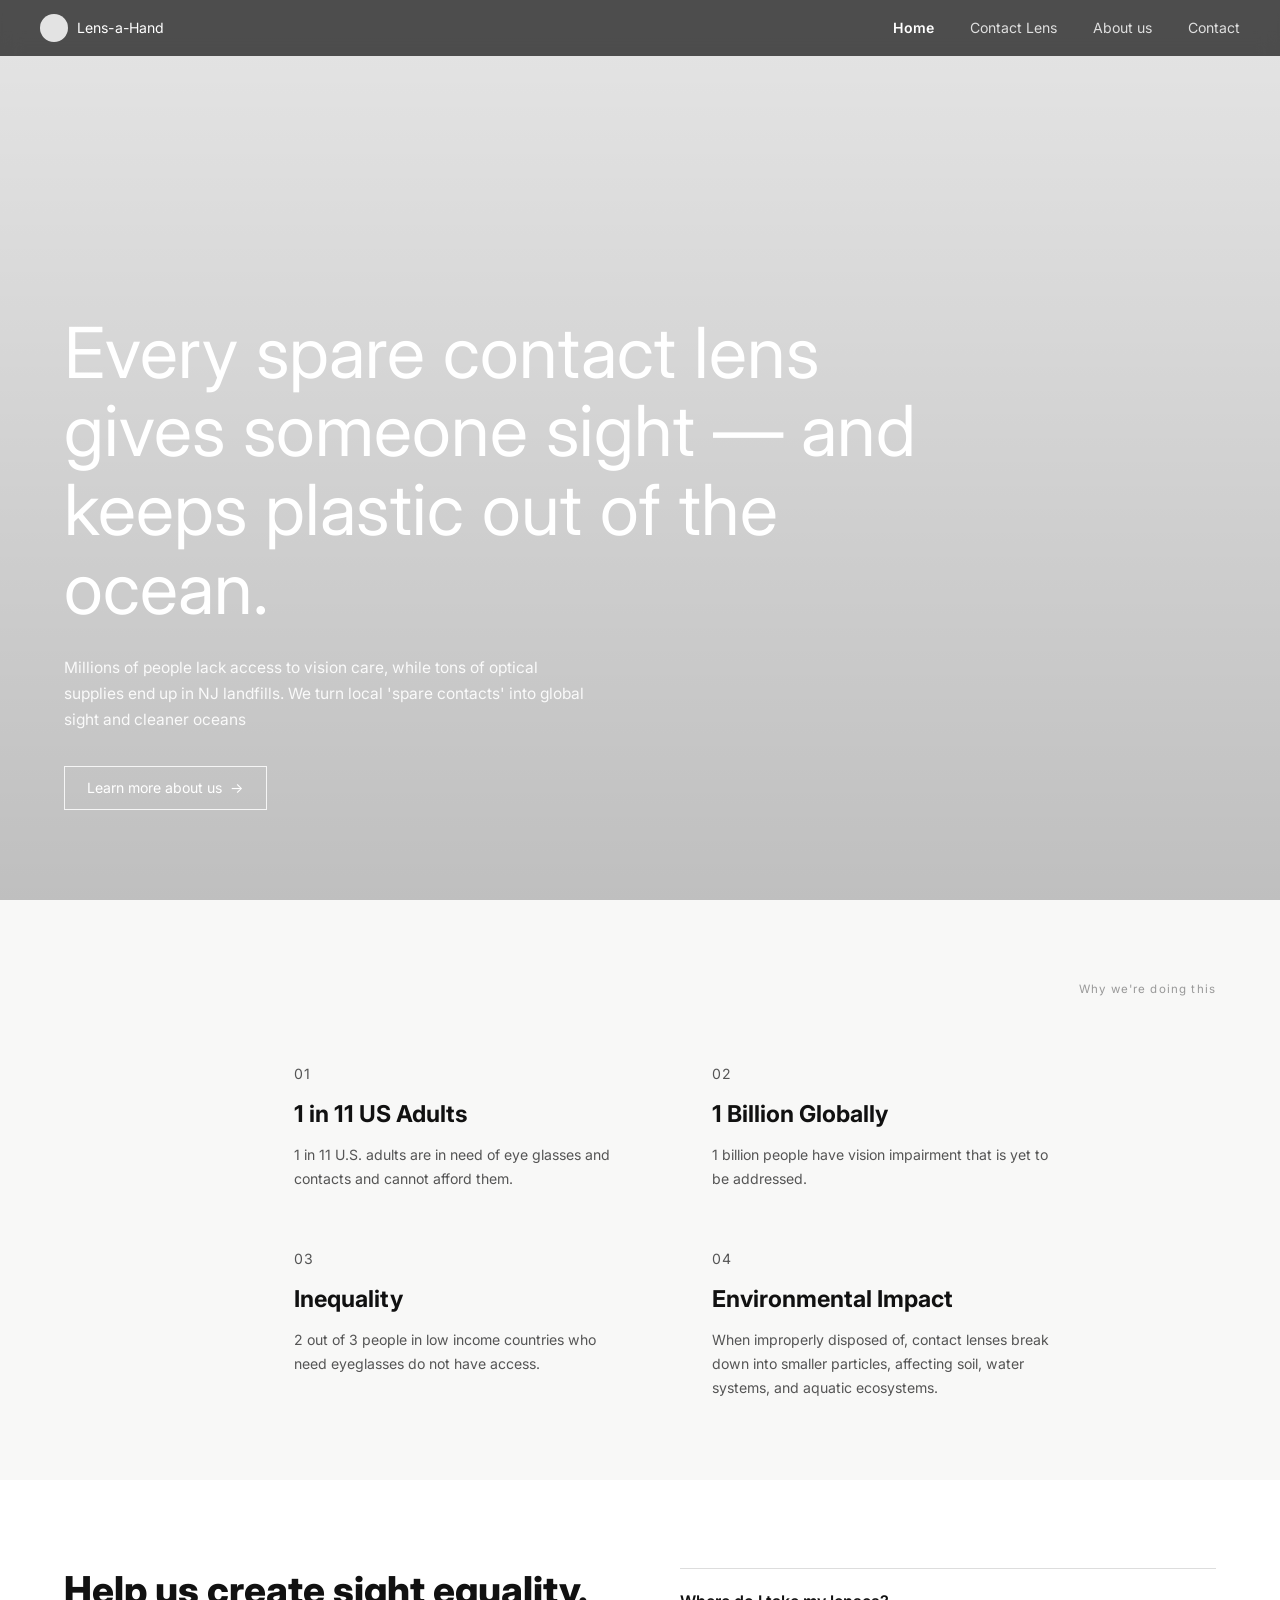
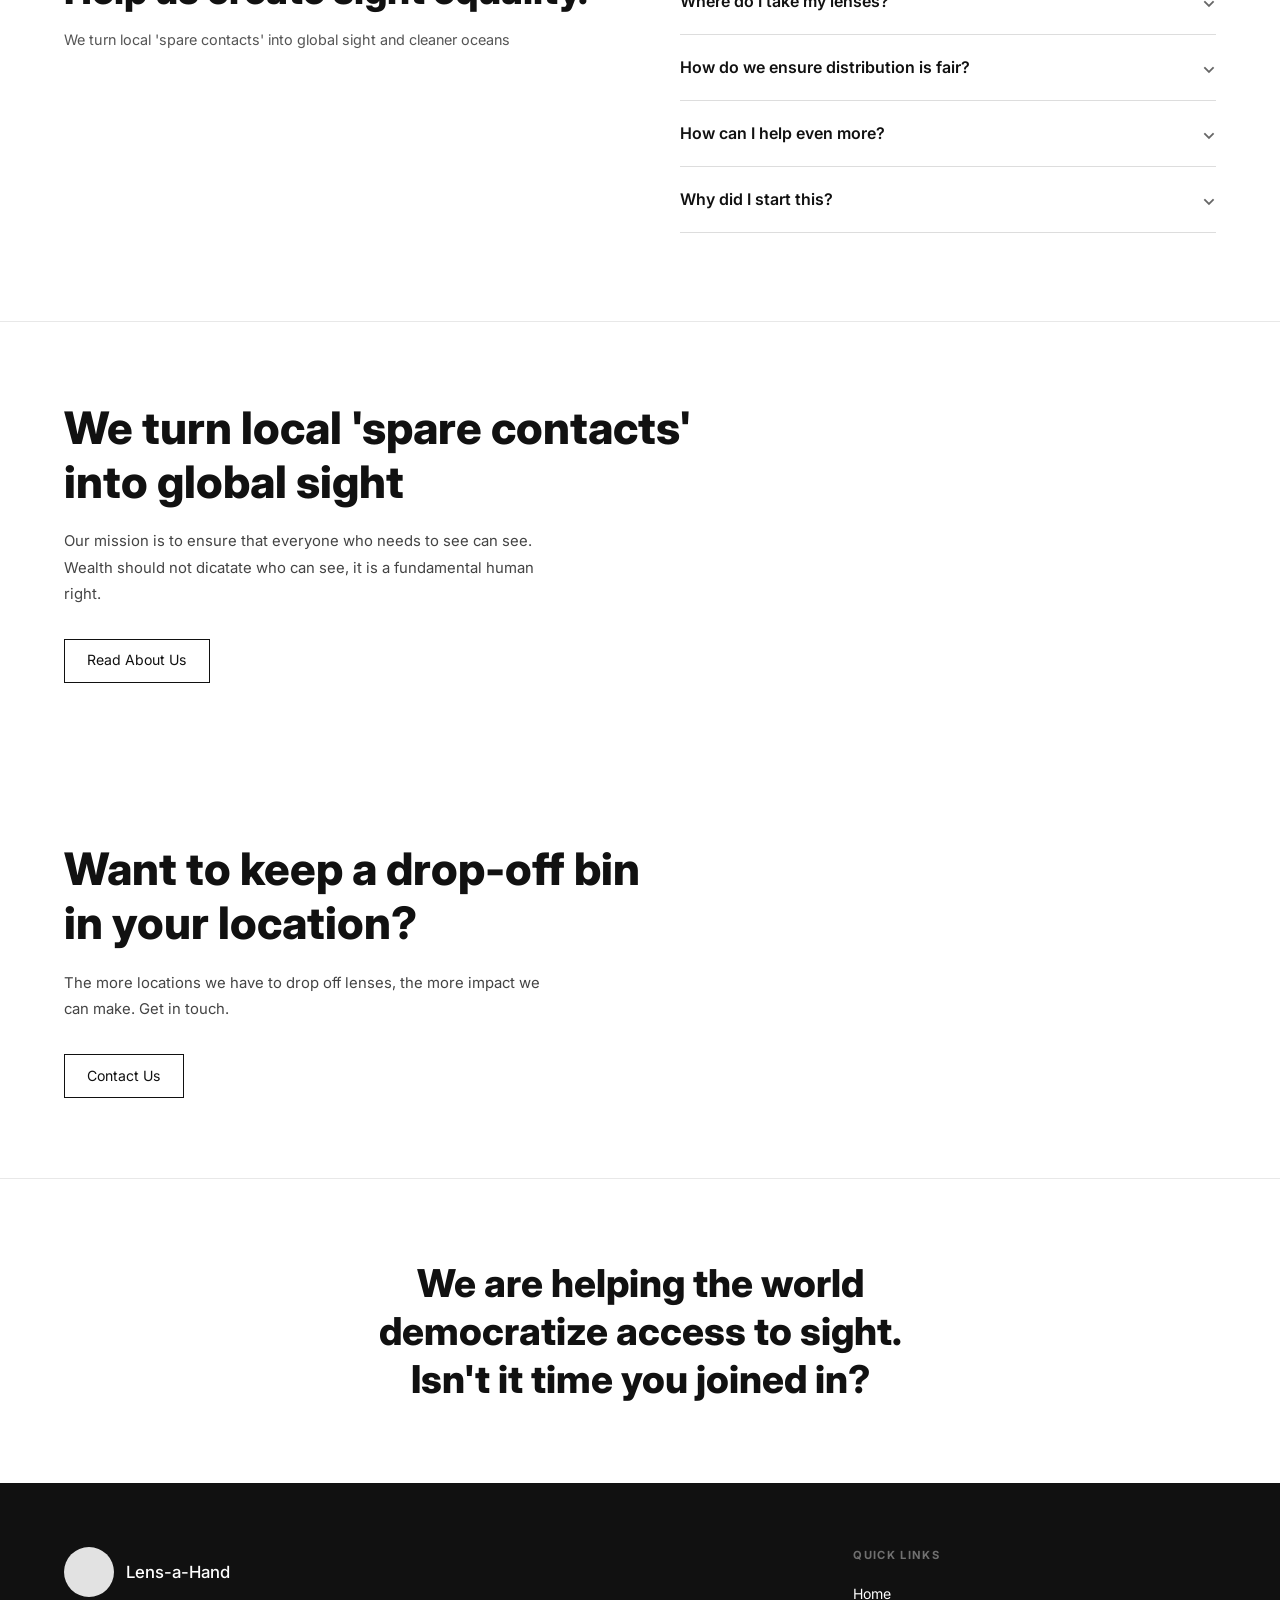
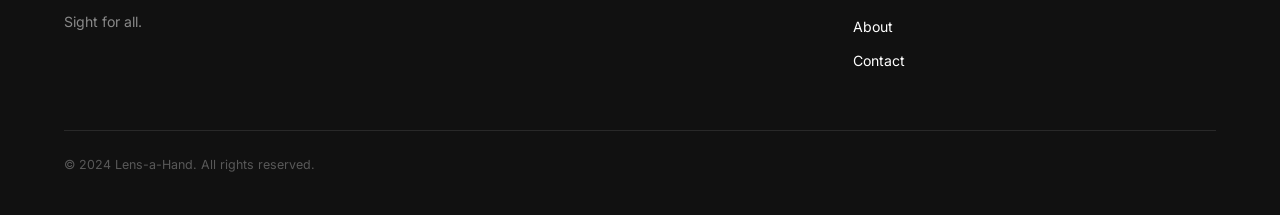
<file: index.html>
<!DOCTYPE html>
<html lang="en">
<head>
  <meta charset="UTF-8">
  <meta name="viewport" content="width=device-width, initial-scale=1.0">
  <title>Home — Lens-a-Hand</title>
  <link rel="stylesheet" href="style.css">
</head>
<body>

  <!-- NAV -->
  <nav>
    <a class="nav-logo" href="index.html">
      <span class="nav-logo-circle"></span>
      Lens-a-Hand
    </a>
    <ul class="nav-links">
      <li><a href="index.html" class="active">Home</a></li>
      <li><a href="contact-lens.html">Contact Lens</a></li>
      <li><a href="about-us.html">About us</a></li>
      <li><a href="contact.html">Contact</a></li>
    </ul>
  </nav>

  <!-- HERO -->
  <section class="hero">
    <div class="hero-content">
      <h1>Every spare contact lens gives someone sight&nbsp;— and keeps plastic out of the ocean.</h1>
      <p>Millions of people lack access to vision care, while tons of optical supplies end up in NJ landfills. We turn local 'spare contacts' into global sight and cleaner oceans</p>
      <a class="btn btn-white" href="about-us.html">Learn more about us &nbsp;→</a>
    </div>
  </section>

  <!-- STATS -->
  <section class="stats-section">
    <p class="stats-header">Why we're doing this</p>
    <div class="stats-grid">

      <div class="stat-item">
        <p class="stat-num">01</p>
        <h3>1 in 11 US Adults</h3>
        <p>1 in 11 U.S. adults are in need of eye glasses and contacts and cannot afford them.</p>
      </div>

      <div class="stat-item">
        <p class="stat-num">02</p>
        <h3>1 Billion Globally</h3>
        <p>1 billion people have vision impairment that is yet to be addressed.</p>
      </div>

      <div class="stat-item">
        <p class="stat-num">03</p>
        <h3>Inequality</h3>
        <p>2 out of 3 people in low income countries who need eyeglasses do not have access.</p>
      </div>

      <div class="stat-item">
        <p class="stat-num">04</p>
        <h3>Environmental Impact</h3>
        <p>When improperly disposed of, contact lenses break down into smaller particles, affecting soil, water systems, and aquatic ecosystems.</p>
      </div>

    </div>
  </section>

  <!-- FAQ / HELP SECTION -->
  <section class="faq-section">
    <div class="faq-wrapper">

      <div class="faq-intro">
        <h2>Help us create sight equality.</h2>
        <p>We turn local 'spare contacts' into global sight and cleaner oceans</p>
      </div>

      <div class="faq-list">

        <details>
          <summary>Where do I take my lenses?</summary>
          <div class="faq-answer">
            We have a drop box at Millburn High School, outside the main entrance. 462 Millburn Ave, Millburn, NJ 07041.
          </div>
        </details>

        <details>
          <summary>How do we ensure distribution is fair?</summary>
          <div class="faq-answer">
            We work with Bausch + Lomb, they handle distribution, we handle collection in NJ. <a href="contact-lens.html">Learn more.</a>
          </div>
        </details>

        <details>
          <summary>How can I help even more?</summary>
          <div class="faq-answer">
            We can always do with more collections, and more people leading collections, <a href="contact.html">get in touch!</a>
          </div>
        </details>

        <details>
          <summary>Why did I start this?</summary>
          <div class="faq-answer">
            It seems so unfair that a large portion of the global and US population doesnt have access to clear sight when the technology has been around for over 100 years. We're here to help as much as possible.
          </div>
        </details>

      </div>
    </div>
  </section>

  <!-- MISSION -->
  <section class="mission-section">
    <h2>We turn local 'spare contacts'<br>into global sight</h2>
    <p>Our mission is to ensure that everyone who needs to see can see. Wealth should not dicatate who can see, it is a fundamental human right.</p>
    <a class="btn btn-black" href="about-us.html">Read About Us</a>
  </section>

  <!-- DROP-OFF -->
  <section class="dropoff-section">
    <h2>Want to keep a drop-off bin<br>in your location?</h2>
    <p>The more locations we have to drop off lenses, the more impact we can make. Get in touch.</p>
    <a class="btn btn-black" href="contact.html">Contact Us</a>
  </section>

  <!-- CTA BANNER -->
  <div class="cta-banner">
    <h2>We are helping the world democratize access to sight.<br>Isn't it time you joined in?</h2>
  </div>

  <!-- FOOTER -->
  <footer>
    <div class="footer-top">
      <div class="footer-brand">
        <div class="footer-logo">
          <span class="footer-logo-circle"></span>
          <span>Lens-a-Hand</span>
        </div>
        <p class="footer-tagline">Sight for all.</p>
      </div>
      <div></div>
      <div class="footer-nav-col">
        <h4>Quick links</h4>
        <ul>
          <li><a href="index.html">Home</a></li>
          <li><a href="about-us.html">About</a></li>
          <li><a href="contact.html">Contact</a></li>
        </ul>
      </div>
    </div>
    <div class="footer-bottom">
      &copy; 2024 Lens-a-Hand. All rights reserved.
    </div>
  </footer>

</body>
</html>
</file>
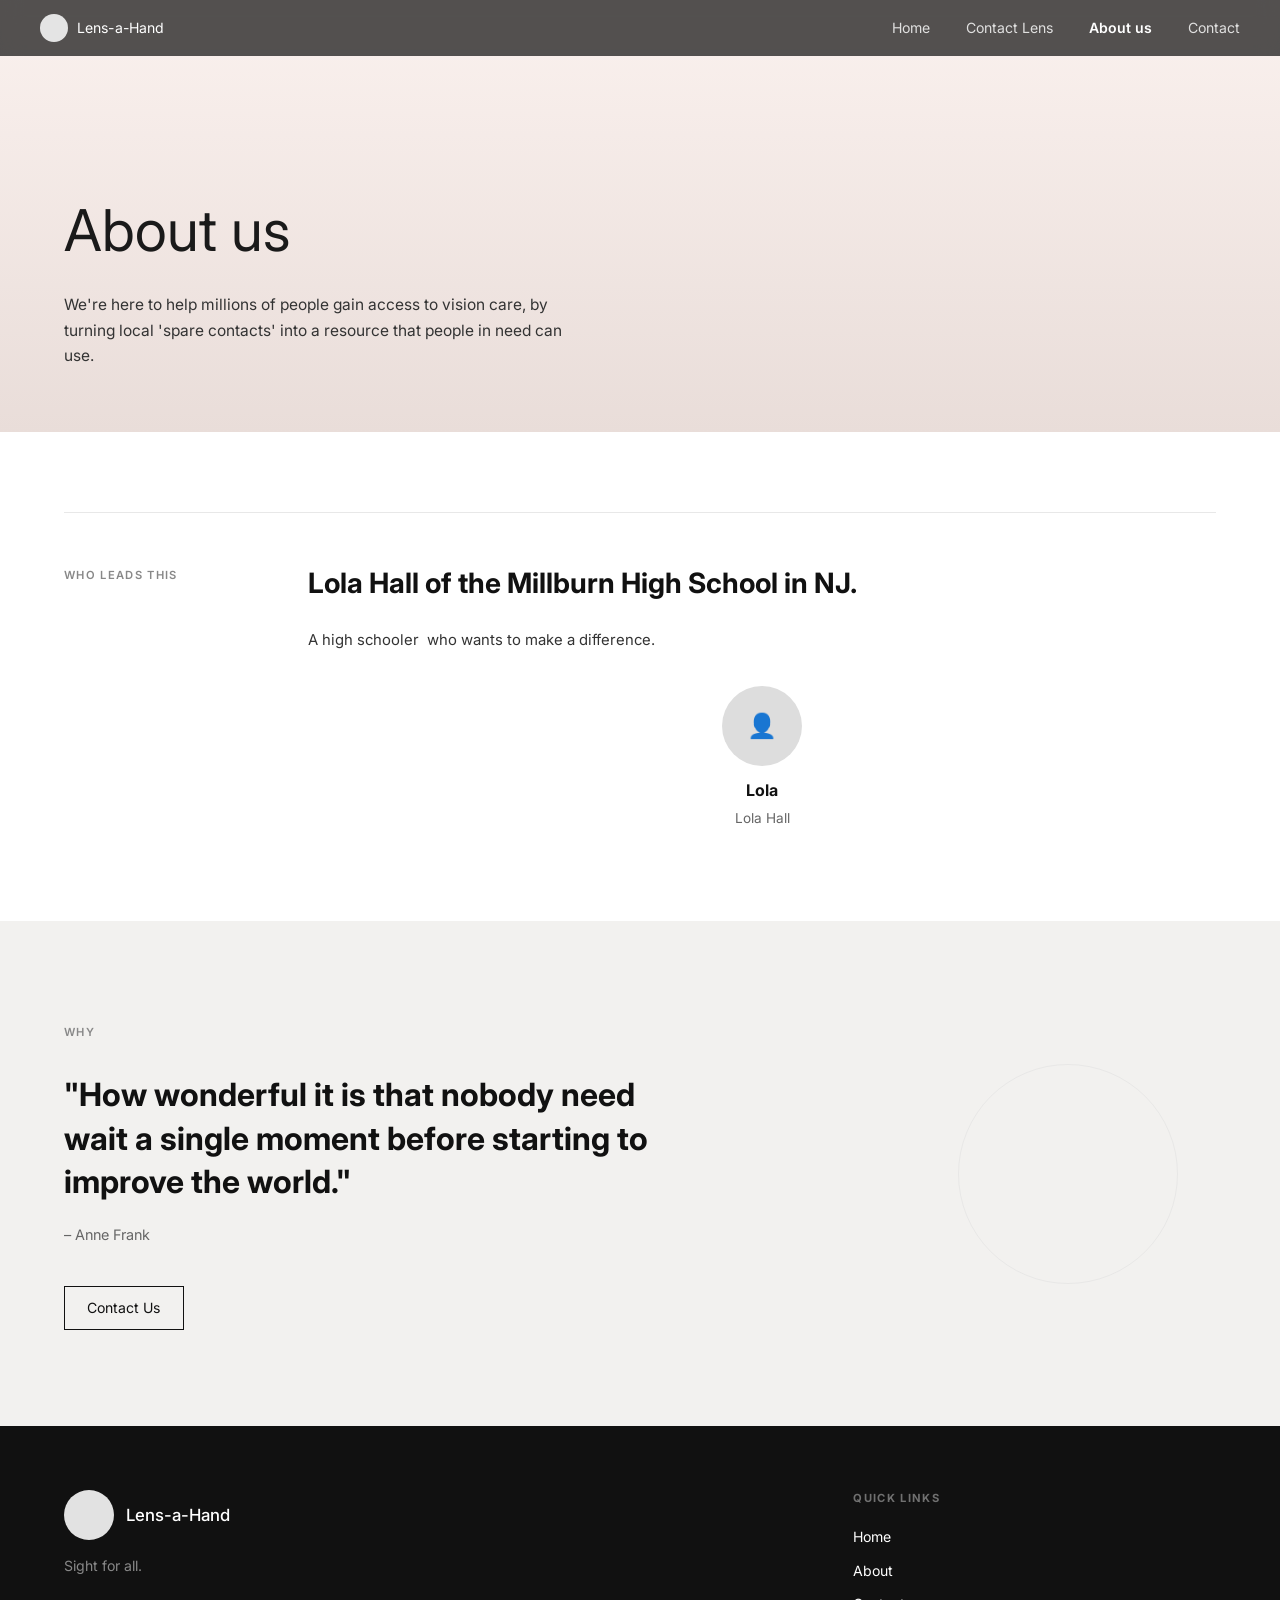
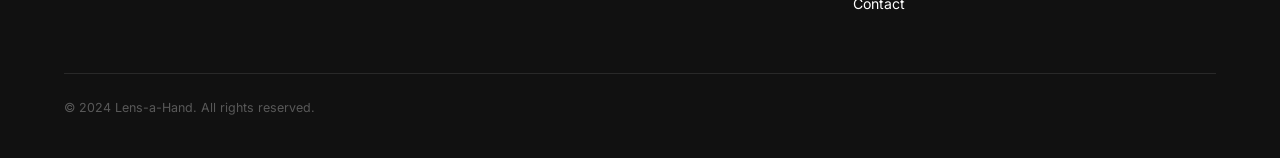
<file: about-us.html>
<!DOCTYPE html>
<html lang="en">
<head>
  <meta charset="UTF-8">
  <meta name="viewport" content="width=device-width, initial-scale=1.0">
  <title>About us — Lens-a-Hand</title>
  <link rel="stylesheet" href="style.css">
</head>
<body>

  <!-- NAV -->
  <nav>
    <a class="nav-logo" href="index.html">
      <span class="nav-logo-circle"></span>
      Lens-a-Hand
    </a>
    <ul class="nav-links">
      <li><a href="index.html">Home</a></li>
      <li><a href="contact-lens.html">Contact Lens</a></li>
      <li><a href="about-us.html" class="active">About us</a></li>
      <li><a href="contact.html">Contact</a></li>
    </ul>
  </nav>

  <!-- HERO -->
  <div class="page-hero">
    <div class="page-hero-content">
      <h1>About us</h1>
      <p>We're here to help millions of people gain access to vision care, by turning local 'spare contacts' into a resource that people in need can use.</p>
    </div>
  </div>

  <!-- WHO LEADS THIS -->
  <section class="content-section">
    <div class="content-inner">
      <span class="section-label">Who leads this</span>
      <div class="content-body">
        <h2>Lola Hall of the Millburn High School in NJ.</h2>
        <p>A high schooler&nbsp; who wants to make a difference.</p>
        <div class="team-card">
          <div class="team-avatar">&#128100;</div>
          <h4>Lola</h4>
          <p>Lola Hall</p>
        </div>
      </div>
    </div>
  </section>

  <!-- WHY / QUOTE -->
  <section class="quote-section">
    <span class="quote-bg-icon"></span>
    <div style="position:relative; z-index:1;">
      <p class="section-label" style="margin-bottom:2rem;">Why</p>
      <blockquote>
        "How wonderful it is that nobody need wait a single moment before starting to improve the world."
      </blockquote>
      <cite>– Anne Frank</cite>
      <a class="btn btn-black" href="contact.html">Contact Us</a>
    </div>
  </section>

  <!-- FOOTER -->
  <footer>
    <div class="footer-top">
      <div class="footer-brand">
        <div class="footer-logo">
          <span class="footer-logo-circle"></span>
          <span>Lens-a-Hand</span>
        </div>
        <p class="footer-tagline">Sight for all.</p>
      </div>
      <div></div>
      <div class="footer-nav-col">
        <h4>Quick links</h4>
        <ul>
          <li><a href="index.html">Home</a></li>
          <li><a href="about-us.html">About</a></li>
          <li><a href="contact.html">Contact</a></li>
        </ul>
      </div>
    </div>
    <div class="footer-bottom">
      &copy; 2024 Lens-a-Hand. All rights reserved.
    </div>
  </footer>

</body>
</html>
</file>
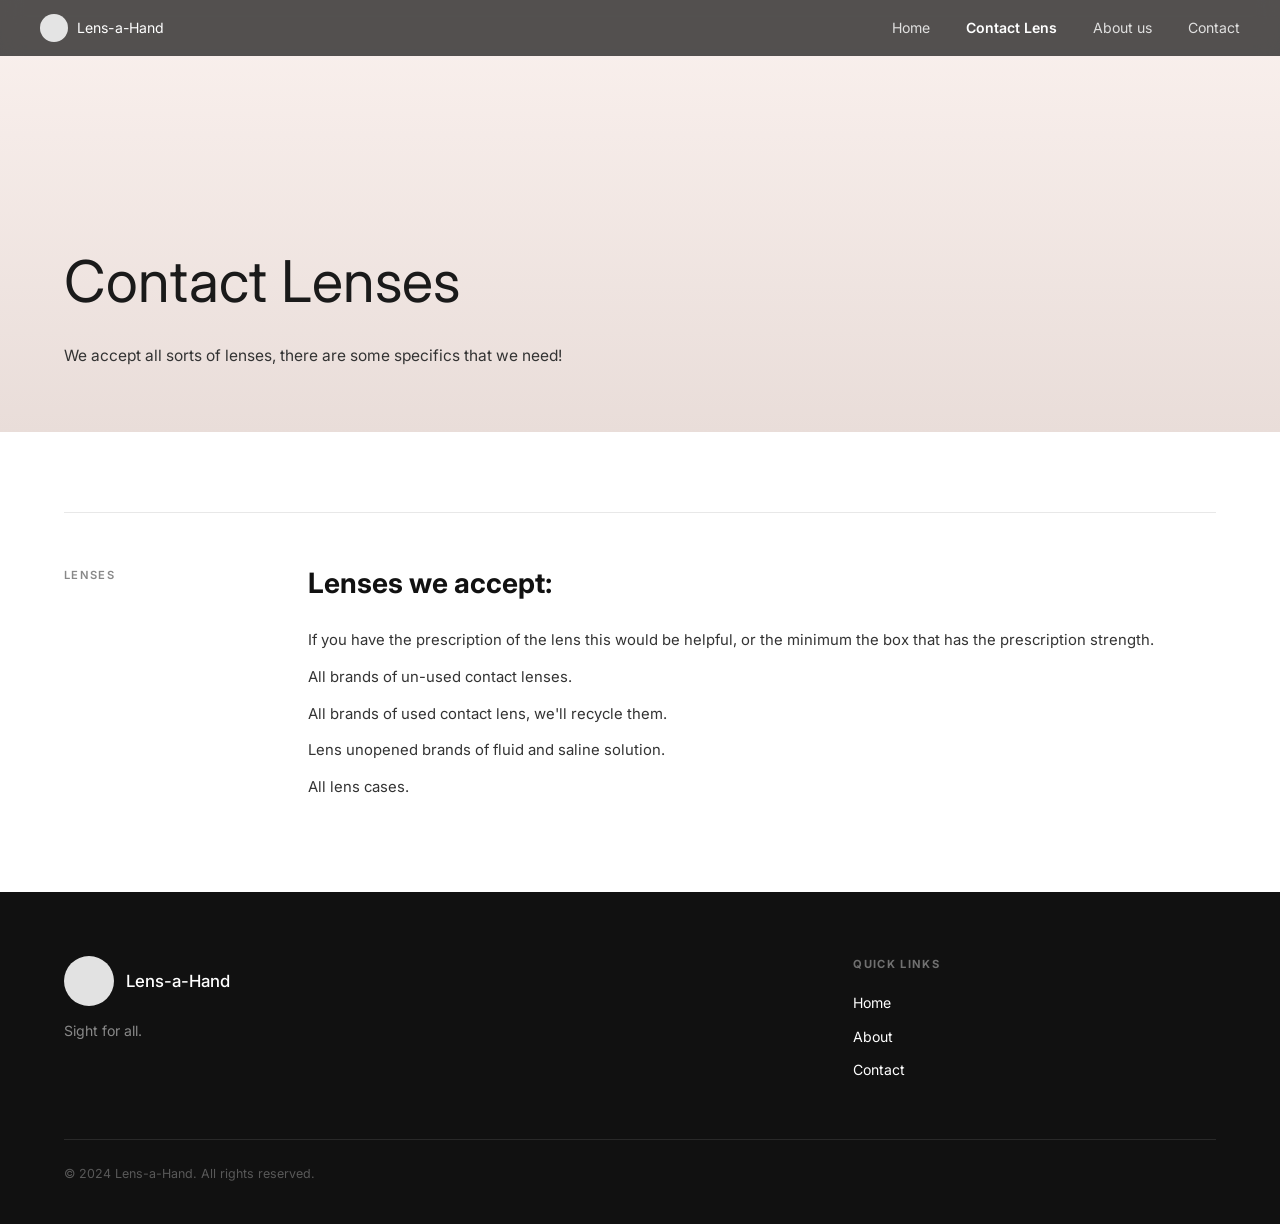
<file: contact-lens.html>
<!DOCTYPE html>
<html lang="en">
<head>
  <meta charset="UTF-8">
  <meta name="viewport" content="width=device-width, initial-scale=1.0">
  <title>Contact Lens — Lens-a-Hand</title>
  <link rel="stylesheet" href="style.css">
</head>
<body>

  <!-- NAV -->
  <nav>
    <a class="nav-logo" href="index.html">
      <span class="nav-logo-circle"></span>
      Lens-a-Hand
    </a>
    <ul class="nav-links">
      <li><a href="index.html">Home</a></li>
      <li><a href="contact-lens.html" class="active">Contact Lens</a></li>
      <li><a href="about-us.html">About us</a></li>
      <li><a href="contact.html">Contact</a></li>
    </ul>
  </nav>

  <!-- HERO -->
  <div class="page-hero">
    <div class="page-hero-content">
      <h1>Contact Lenses</h1>
      <p>We accept all sorts of lenses, there are some specifics that we need!</p>
    </div>
  </div>

  <!-- LENSES WE ACCEPT -->
  <section class="content-section">
    <div class="content-inner">
      <span class="section-label">Lenses</span>
      <div class="content-body">
        <h2>Lenses we accept:</h2>
        <p>If you have the prescription of the lens this would be helpful, or the minimum the box that has the prescription strength.</p>
        <p>All brands of un-used contact lenses.</p>
        <p>All brands of used contact lens, we'll recycle them.</p>
        <p>Lens unopened brands of fluid and saline solution.</p>
        <p>All lens cases.</p>
      </div>
    </div>
  </section>

  <!-- FOOTER -->
  <footer>
    <div class="footer-top">
      <div class="footer-brand">
        <div class="footer-logo">
          <span class="footer-logo-circle"></span>
          <span>Lens-a-Hand</span>
        </div>
        <p class="footer-tagline">Sight for all.</p>
      </div>
      <div></div>
      <div class="footer-nav-col">
        <h4>Quick links</h4>
        <ul>
          <li><a href="index.html">Home</a></li>
          <li><a href="about-us.html">About</a></li>
          <li><a href="contact.html">Contact</a></li>
        </ul>
      </div>
    </div>
    <div class="footer-bottom">
      &copy; 2024 Lens-a-Hand. All rights reserved.
    </div>
  </footer>

</body>
</html>
</file>
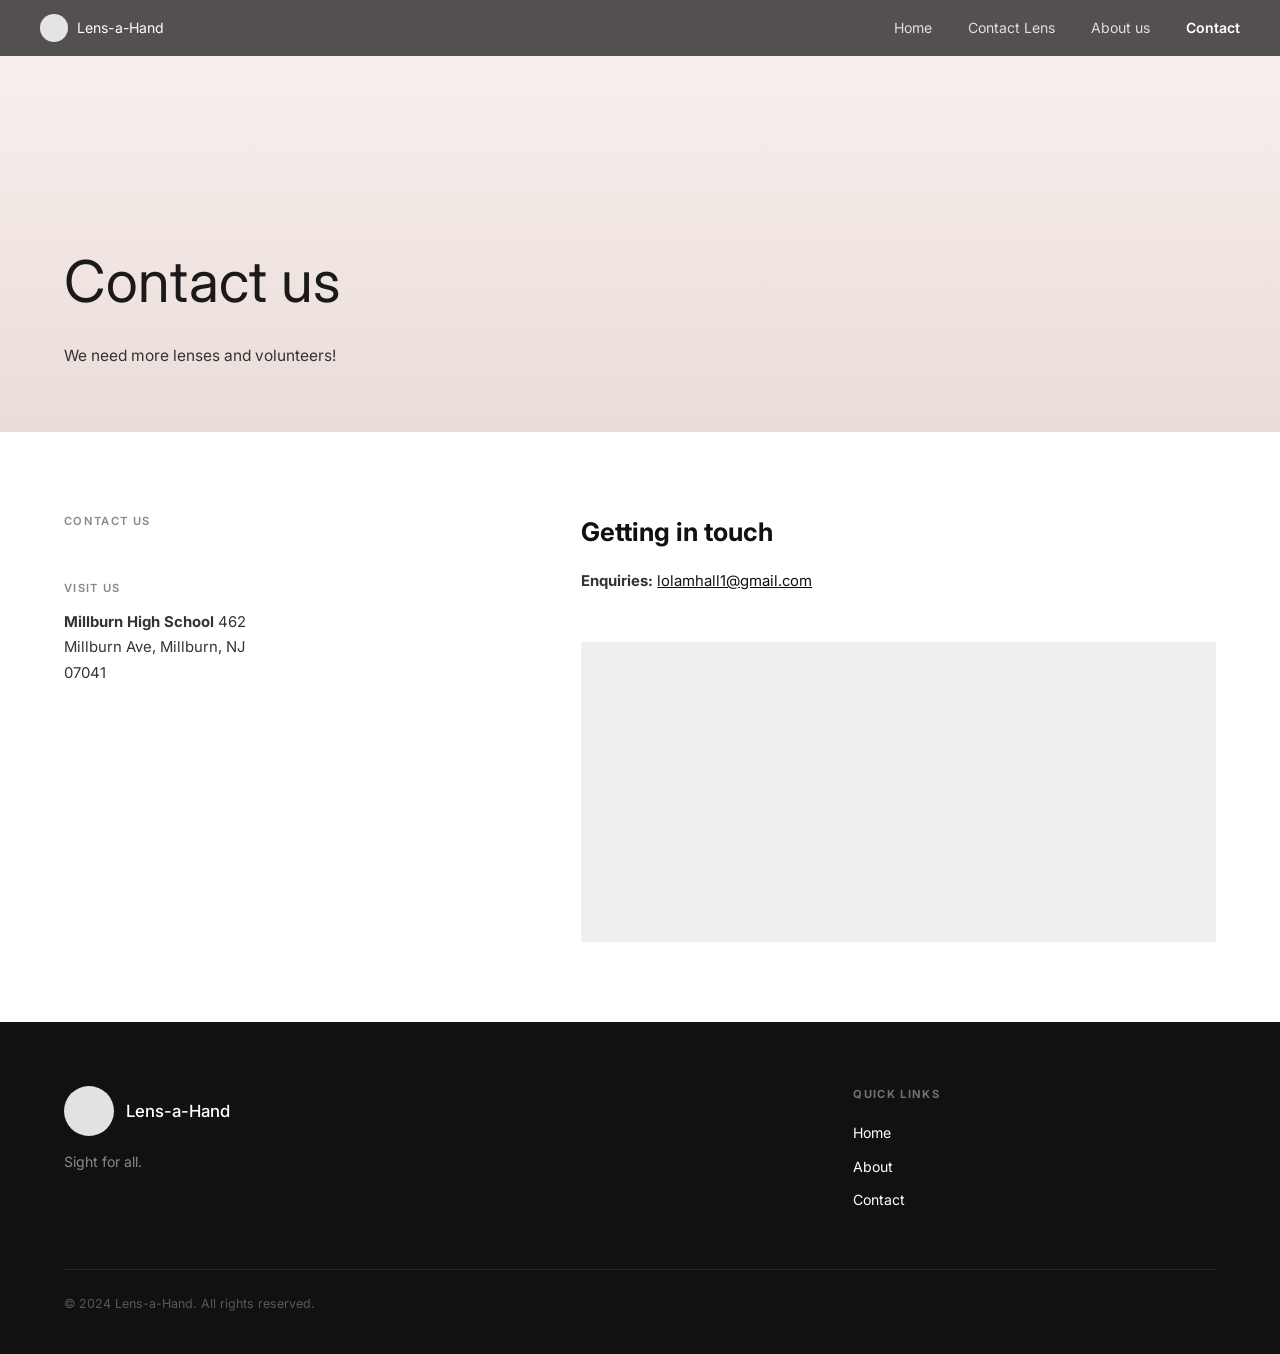
<file: contact.html>
<!DOCTYPE html>
<html lang="en">
<head>
  <meta charset="UTF-8">
  <meta name="viewport" content="width=device-width, initial-scale=1.0">
  <title>Contact — Lens-a-Hand</title>
  <link rel="stylesheet" href="style.css">
</head>
<body>

  <!-- NAV -->
  <nav>
    <a class="nav-logo" href="index.html">
      <span class="nav-logo-circle"></span>
      Lens-a-Hand
    </a>
    <ul class="nav-links">
      <li><a href="index.html">Home</a></li>
      <li><a href="contact-lens.html">Contact Lens</a></li>
      <li><a href="about-us.html">About us</a></li>
      <li><a href="contact.html" class="active">Contact</a></li>
    </ul>
  </nav>

  <!-- HERO -->
  <div class="page-hero">
    <div class="page-hero-content">
      <h1>Contact us</h1>
      <p>We need more lenses and volunteers!</p>
    </div>
  </div>

  <!-- CONTACT CONTENT -->
  <section class="contact-section">
    <div class="contact-grid">

      <!-- Left: labels & visit info -->
      <div>
        <div class="contact-info-block">
          <p class="clabel">Contact us</p>
        </div>
        <div class="visit-block">
          <p class="clabel">Visit us</p>
          <p><strong>Millburn High School</strong> 462<br>Millburn Ave, Millburn, NJ<br>07041</p>
        </div>
      </div>

      <!-- Right: getting in touch + map -->
      <div>
        <div class="contact-info-block">
          <h3>Getting in touch</h3>
          <p><strong>Enquiries:</strong> <a href="mailto:lolamhall1@gmail.com">lolamhall1@gmail.com</a></p>
        </div>

        <div class="map-wrapper">
          <iframe
            title="Millburn High School"
            src="https://www.google.com/maps/embed?pb=!1m18!1m12!1m3!1d3024.7839370397017!2d-74.30499558459432!3d40.72617534498177!2m3!1f0!2f0!3f0!3m2!1i1024!2i768!4f13.1!3m3!1m2!1s0x89c3a94c71bb5563%3A0x7d7f5f48dc6e7dcb!2sMillburn%20High%20School!5e0!3m2!1sen!2sus!4v1680000000000!5m2!1sen!2sus"
            allowfullscreen="" loading="lazy" referrerpolicy="no-referrer-when-downgrade">
          </iframe>
        </div>
      </div>

    </div>
  </section>

  <!-- FOOTER -->
  <footer>
    <div class="footer-top">
      <div class="footer-brand">
        <div class="footer-logo">
          <span class="footer-logo-circle"></span>
          <span>Lens-a-Hand</span>
        </div>
        <p class="footer-tagline">Sight for all.</p>
      </div>
      <div></div>
      <div class="footer-nav-col">
        <h4>Quick links</h4>
        <ul>
          <li><a href="index.html">Home</a></li>
          <li><a href="about-us.html">About</a></li>
          <li><a href="contact.html">Contact</a></li>
        </ul>
      </div>
    </div>
    <div class="footer-bottom">
      &copy; 2024 Lens-a-Hand. All rights reserved.
    </div>
  </footer>

</body>
</html>
</file>
<file: style.css>
@import url('https://fonts.googleapis.com/css2?family=Inter:wght@300;400;500;600;700;800&display=swap');

*, *::before, *::after { box-sizing: border-box; margin: 0; padding: 0; }
html { scroll-behavior: smooth; }
body { font-family: 'Inter', -apple-system, BlinkMacSystemFont, 'Segoe UI', sans-serif; color: #111; background: #fff; line-height: 1.6; }

/* ── NAV ── */
nav {
  position: fixed; top: 0; left: 0; right: 0; z-index: 100;
  display: flex; align-items: center; justify-content: space-between;
  padding: 0 2.5rem; height: 56px;
  background: rgba(18,18,18,0.72); backdrop-filter: blur(10px);
}
.nav-logo {
  display: flex; align-items: center; gap: 0.55rem;
  color: #fff; text-decoration: none; font-size: 0.88rem; letter-spacing: 0.01em;
}
.nav-logo-circle {
  width: 28px; height: 28px; border-radius: 50%;
  background: rgba(255,255,255,0.85); flex-shrink: 0;
}
.nav-links { display: flex; gap: 2.25rem; list-style: none; }
.nav-links a {
  color: rgba(255,255,255,0.82); text-decoration: none;
  font-size: 0.88rem; transition: color 0.15s;
}
.nav-links a:hover { color: #fff; }
.nav-links a.active { color: #fff; font-weight: 600; }

/* ── HOME HERO ── */
.hero {
  min-height: 100vh;
  background-image: linear-gradient(to bottom, rgba(0,0,0,0.1) 0%, rgba(0,0,0,0.25) 100%),
    url('https://images.unsplash.com/photo-1507525428034-b723cf961d3e?q=80&w=1920&auto=format&fit=crop');
  background-size: cover; background-position: center bottom;
  display: flex; align-items: flex-end;
  padding: 0 5vw 10vh;
}
.hero-content { max-width: 860px; }
.hero h1 {
  font-size: clamp(2.4rem, 5.5vw, 4.4rem);
  font-weight: 400; color: #fff; line-height: 1.12; margin-bottom: 1.6rem;
}
.hero p {
  color: rgba(255,255,255,0.9); font-size: 0.97rem;
  max-width: 520px; margin-bottom: 2rem; line-height: 1.7;
}
.hero-scroll {
  display: flex; justify-content: center; margin-top: 2rem;
  color: rgba(255,255,255,0.6); font-size: 1.4rem;
}

/* ── PAGE HERO (sub-pages) ── */
.page-hero {
  min-height: 48vh;
  background-image: linear-gradient(to bottom, rgba(240,210,200,0.3) 0%, rgba(200,170,160,0.4) 100%),
    url('https://images.unsplash.com/photo-1505118380757-91f5f5632de0?q=80&w=1920&auto=format&fit=crop');
  background-size: cover; background-position: center;
  display: flex; align-items: flex-end;
  padding: 0 5vw 7vh;
}
.page-hero-content {}
.page-hero h1 {
  font-size: clamp(2.2rem, 4.5vw, 3.6rem);
  font-weight: 400; color: #1a1a1a; margin-bottom: 1rem;
}
.page-hero p { color: #333; font-size: 0.97rem; max-width: 500px; line-height: 1.65; }

/* ── BUTTONS ── */
.btn {
  display: inline-block; border: 1.5px solid currentColor;
  padding: 0.62rem 1.4rem; font-size: 0.88rem;
  text-decoration: none; cursor: pointer; background: transparent;
  font-family: inherit; transition: background 0.18s, color 0.18s;
}
.btn-white { color: #fff; border-color: rgba(255,255,255,0.85); }
.btn-white:hover { background: #fff; color: #111; }
.btn-black { color: #111; border-color: #111; }
.btn-black:hover { background: #111; color: #fff; }

/* ── STATS SECTION ── */
.stats-section { background: #f8f8f7; padding: 5rem 5vw 5rem; }
.stats-header { text-align: right; font-size: 0.72rem; letter-spacing: 0.1em; color: #999; margin-bottom: 4rem; }
.stats-grid {
  display: grid; grid-template-columns: 1fr 1fr;
  gap: 3.5rem 5rem; max-width: 820px;
  margin: 0 auto 0 auto; padding-left: 5vw;
}
.stat-num { font-size: 0.72rem; color: #bbb; margin-bottom: 0.6rem; letter-spacing: 0.05em; }
.stat-item h3 { font-size: 1.45rem; font-weight: 700; margin-bottom: 0.65rem; }
.stat-item p { font-size: 0.88rem; color: #555; line-height: 1.7; }

/* ── FAQ / HELP SECTION ── */
.faq-section { padding: 5.5rem 5vw; }
.faq-wrapper {
  display: grid; grid-template-columns: 1fr 1fr;
  gap: 5rem; align-items: start;
}
.faq-intro h2 { font-size: 2.4rem; font-weight: 800; margin-bottom: 1rem; line-height: 1.15; }
.faq-intro p { font-size: 0.9rem; color: #555; line-height: 1.7; }

.faq-list { border-top: 1px solid #ddd; }
details { border-bottom: 1px solid #ddd; }
details summary {
  padding: 1.15rem 0; font-size: 1rem; font-weight: 600;
  cursor: pointer; list-style: none;
  display: flex; justify-content: space-between; align-items: center;
}
details summary::-webkit-details-marker { display: none; }
details summary::after {
  content: '⌄'; font-size: 1.1rem; color: #666;
  transition: transform 0.2s; flex-shrink: 0; margin-left: 1rem;
}
details[open] summary::after { transform: rotate(180deg); }
details .faq-answer { padding: 0.25rem 0 1.2rem; font-size: 0.9rem; color: #444; line-height: 1.7; }
details a { color: #111; }

/* ── MISSION SECTION ── */
.mission-section {
  padding: 5rem 5vw;
  border-top: 1px solid #e8e8e8;
}
.mission-section h2 {
  font-size: clamp(1.9rem, 3.5vw, 3rem);
  font-weight: 800; margin-bottom: 1.2rem; line-height: 1.2;
}
.mission-section p { font-size: 0.93rem; color: #444; max-width: 480px; line-height: 1.75; margin-bottom: 2rem; }

/* ── DROPOFF SECTION ── */
.dropoff-section { padding: 5rem 5vw; }
.dropoff-section h2 {
  font-size: clamp(1.9rem, 3.5vw, 3rem);
  font-weight: 800; margin-bottom: 1.2rem; line-height: 1.2;
}
.dropoff-section p { font-size: 0.93rem; color: #444; max-width: 480px; line-height: 1.75; margin-bottom: 2rem; }

/* ── CTA BANNER ── */
.cta-banner {
  text-align: center; padding: 5rem 2rem;
  border-top: 1px solid #e8e8e8;
}
.cta-banner h2 {
  font-size: clamp(1.5rem, 3vw, 2.5rem);
  font-weight: 800; max-width: 680px; margin: 0 auto; line-height: 1.25;
}

/* ── CONTENT SECTION (labelled two-col) ── */
.content-section { padding: 5rem 5vw; }
.content-section + .content-section { padding-top: 0; }
.content-inner {
  display: grid; grid-template-columns: 180px 1fr;
  gap: 4rem; align-items: start;
  border-top: 1px solid #e8e8e8; padding-top: 3rem;
}
.section-label {
  font-size: 0.7rem; letter-spacing: 0.12em;
  font-weight: 600; color: #888; padding-top: 0.4rem; text-transform: uppercase;
}
.content-body h2 { font-size: 1.75rem; font-weight: 700; margin-bottom: 1.4rem; }
.content-body p { font-size: 0.93rem; color: #333; margin-bottom: 0.7rem; line-height: 1.72; }

/* ── TEAM ── */
.team-card {
  text-align: center; margin-top: 2rem;
}
.team-avatar {
  width: 80px; height: 80px; border-radius: 50%;
  background: #ddd; margin: 0 auto 0.75rem;
  overflow: hidden; display: flex; align-items: center; justify-content: center;
  font-size: 1.5rem; color: #999;
}
.team-card h4 { font-size: 1rem; font-weight: 700; margin-bottom: 0.2rem; }
.team-card p { font-size: 0.85rem; color: #666; }

/* ── QUOTE SECTION ── */
.quote-section {
  background: #f2f1ef; padding: 6rem 5vw;
  position: relative; overflow: hidden;
}
.quote-section blockquote {
  max-width: 640px;
  font-size: clamp(1.4rem, 2.5vw, 2.1rem);
  font-weight: 700; line-height: 1.35; color: #111; margin-bottom: 1.25rem;
}
.quote-section cite {
  font-style: normal; font-size: 0.9rem;
  color: #666; display: block; margin-bottom: 2.5rem;
}
.quote-bg-icon {
  position: absolute; right: 8%; top: 50%; transform: translateY(-50%);
  width: 220px; height: 220px; border-radius: 50%;
  border: 1.5px solid #ddd; opacity: 0.5;
}

/* ── CONTACT PAGE ── */
.contact-section { padding: 5rem 5vw; }
.contact-grid { display: grid; grid-template-columns: 1fr 1.4fr; gap: 4rem; align-items: start; }
.contact-info-block { margin-bottom: 3rem; }
.contact-info-block .clabel {
  font-size: 0.7rem; letter-spacing: 0.12em; font-weight: 600;
  color: #888; text-transform: uppercase; margin-bottom: 1.2rem;
}
.contact-info-block h3 { font-size: 1.6rem; font-weight: 700; margin-bottom: 1rem; }
.contact-info-block p { font-size: 0.93rem; color: #333; line-height: 1.7; }
.contact-info-block a { color: #111; }
.map-wrapper {
  width: 100%; height: 300px; background: #eee;
  border: none; border-radius: 2px; overflow: hidden;
}
.map-wrapper iframe { width: 100%; height: 100%; border: none; }
.visit-block { margin-top: 1.5rem; }
.visit-block .clabel { font-size: 0.7rem; letter-spacing: 0.12em; font-weight: 600; color: #888; text-transform: uppercase; margin-bottom: 0.75rem; }
.visit-block p { font-size: 0.93rem; color: #333; line-height: 1.7; }
.visit-block strong { font-weight: 700; }

/* ── FOOTER ── */
footer { background: #111; color: #fff; padding: 4rem 5vw 2.5rem; }
.footer-top {
  display: grid; grid-template-columns: 1fr 1fr 1fr;
  gap: 2rem; margin-bottom: 3rem;
}
.footer-brand {}
.footer-logo {
  display: flex; align-items: center; gap: 0.75rem; margin-bottom: 0.9rem;
}
.footer-logo-circle {
  width: 50px; height: 50px; border-radius: 50%;
  background: rgba(255,255,255,0.88); flex-shrink: 0;
}
.footer-logo span { font-size: 1.05rem; font-weight: 500; }
.footer-tagline { font-size: 0.88rem; color: rgba(255,255,255,0.5); }
.footer-nav-col {}
.footer-nav-col h4 {
  font-size: 0.7rem; letter-spacing: 0.12em; color: rgba(255,255,255,0.4);
  margin-bottom: 1rem; text-transform: uppercase;
}
.footer-nav-col ul { list-style: none; }
.footer-nav-col li { margin-bottom: 0.5rem; }
.footer-nav-col a { color: #fff; text-decoration: none; font-size: 0.88rem; }
.footer-nav-col a:hover { text-decoration: underline; }
.footer-bottom {
  border-top: 1px solid rgba(255,255,255,0.1);
  padding-top: 1.5rem; font-size: 0.78rem;
  color: rgba(255,255,255,0.3);
}

/* ── RESPONSIVE ── */
@media (max-width: 800px) {
  nav { padding: 0 1.25rem; }
  .nav-links { gap: 1.25rem; }
  .stats-grid { grid-template-columns: 1fr; padding-left: 0; }
  .faq-wrapper { grid-template-columns: 1fr; gap: 2.5rem; }
  .footer-top { grid-template-columns: 1fr; }
  .content-inner { grid-template-columns: 1fr; gap: 0.75rem; }
  .contact-grid { grid-template-columns: 1fr; }
  .quote-bg-icon { display: none; }
}
</file>
